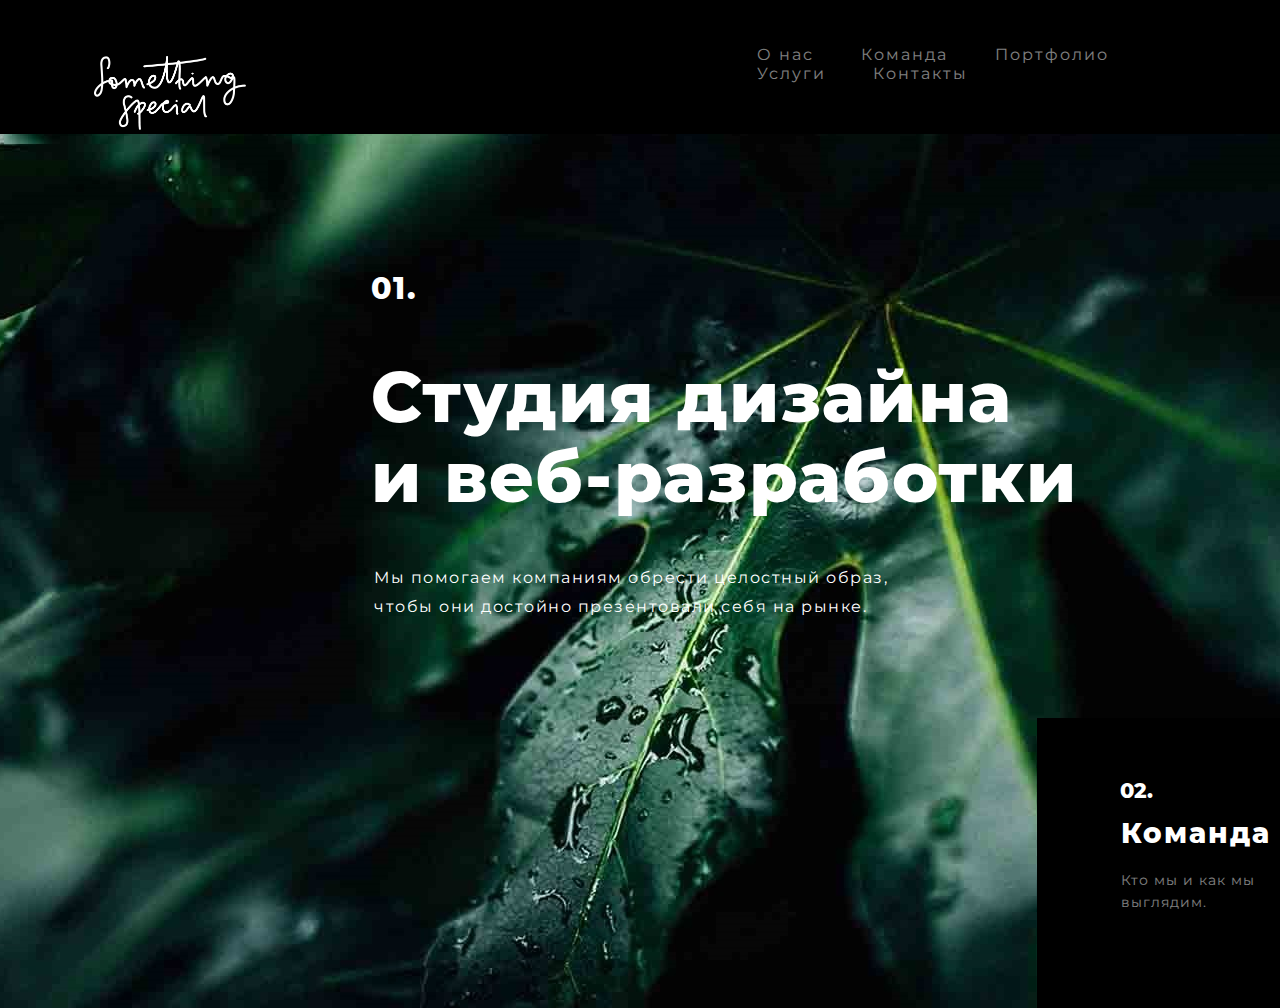
<file: smthspecial v-vers/index.html>
<!DOCTYPE html>
<html lang="ru">
    <head>
        <meta charset="utf-8">
        <link rel="stylesheet" href="style.css">
        <link href="https://fonts.googleapis.com/css?family=Montserrat" rel="stylesheet"> 
    </head>
    <body>
      <div class="Head">
        <div class="Logo">
          <img src="pics/logo_ss.png">
        </div>
          <nav>
            <div class="topnav">
              <a  class="active">О нас</a>
              <a>Команда</a>
              <a>Портфолио</a>
              <a>Услуги</a>
              <a>Контакты</a>
            </div>
          </nav>
          <article>
            <div class="info_one">
              <h1 class="number_one" style="text-align: justify;">01.</h1>
              <h1 class="description" style="text-align: justify;">Студия дизайна<br> и веб-разработки</h1>
              <p class="word">Мы помогаем компаниям обрести целостный образ,<br>чтобы они достойно презентовали себя на рынке.</p>
            </div>
            <div class="box_2">
              <h2 >02.</h2><br>
              <h1 >Команда</h1><br>
              <p class="about">Кто мы и как мы<br>выглядим.</p>
            </div>
            <div class="box_3">
              <h2>03.</h2><br>
              <h1>Портфолио</h1><br>
              <p class="about">Проекты, которыми мы<br>гордимся.</p>
            </div>
            <div class="box_4">
              <h2>04.</h2><br>
              <h1>Услуги</h1><br>
              <p class="about">То, что мы вам<br>предлагаем.</p>
            </div>
          </article>
      </div>
    </body>
</html>
</file>
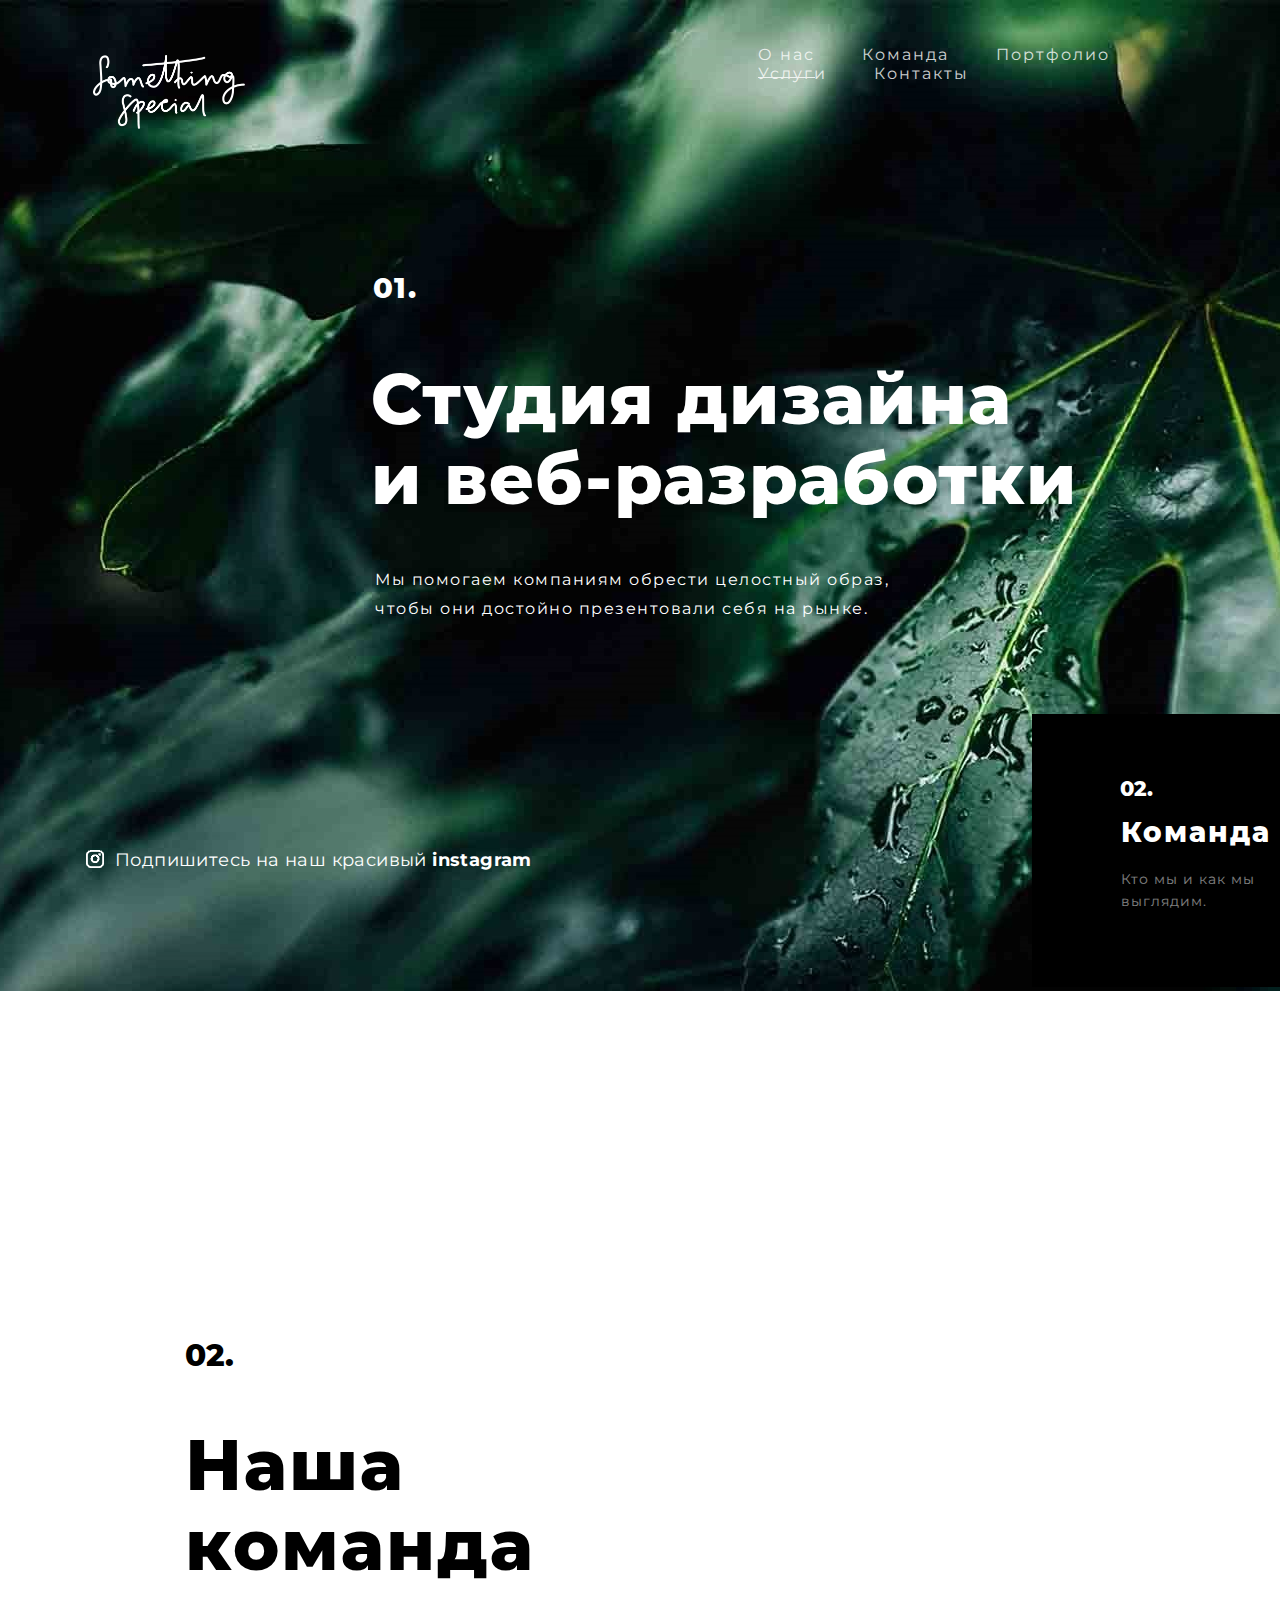
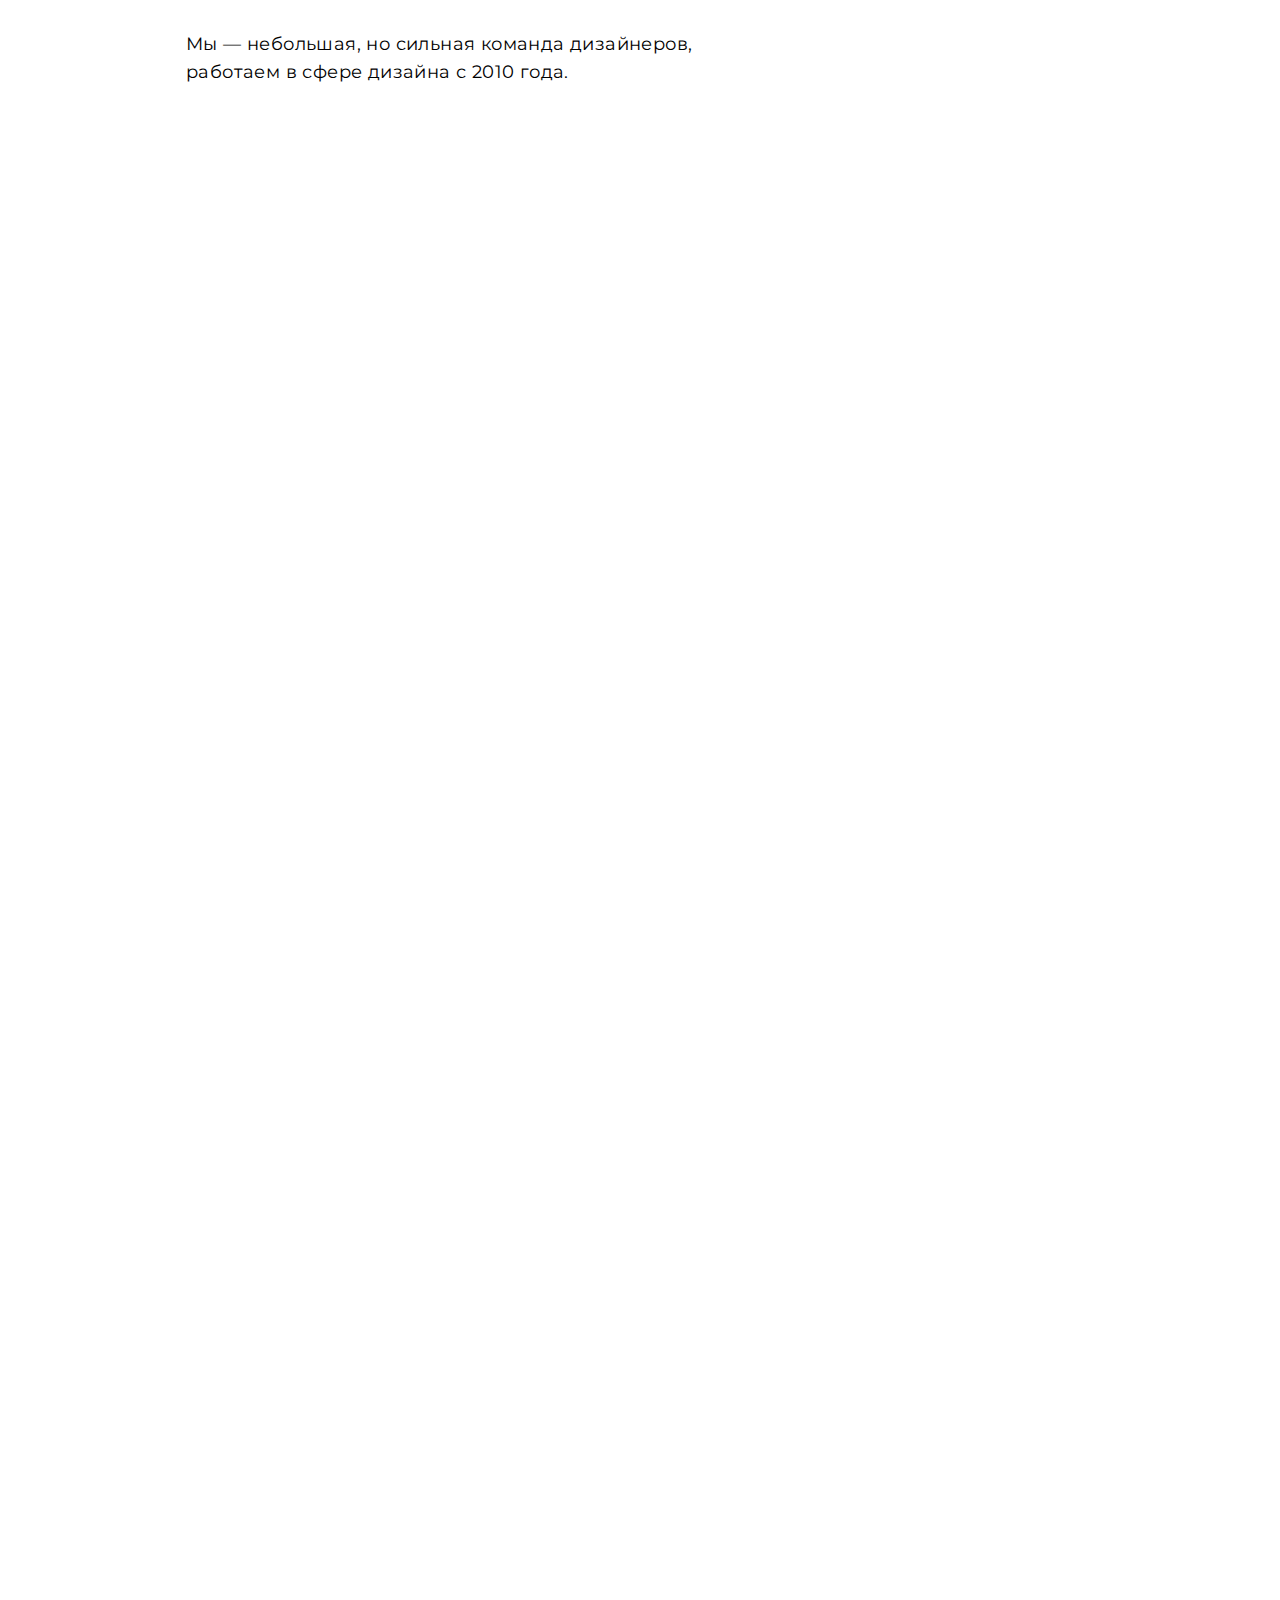
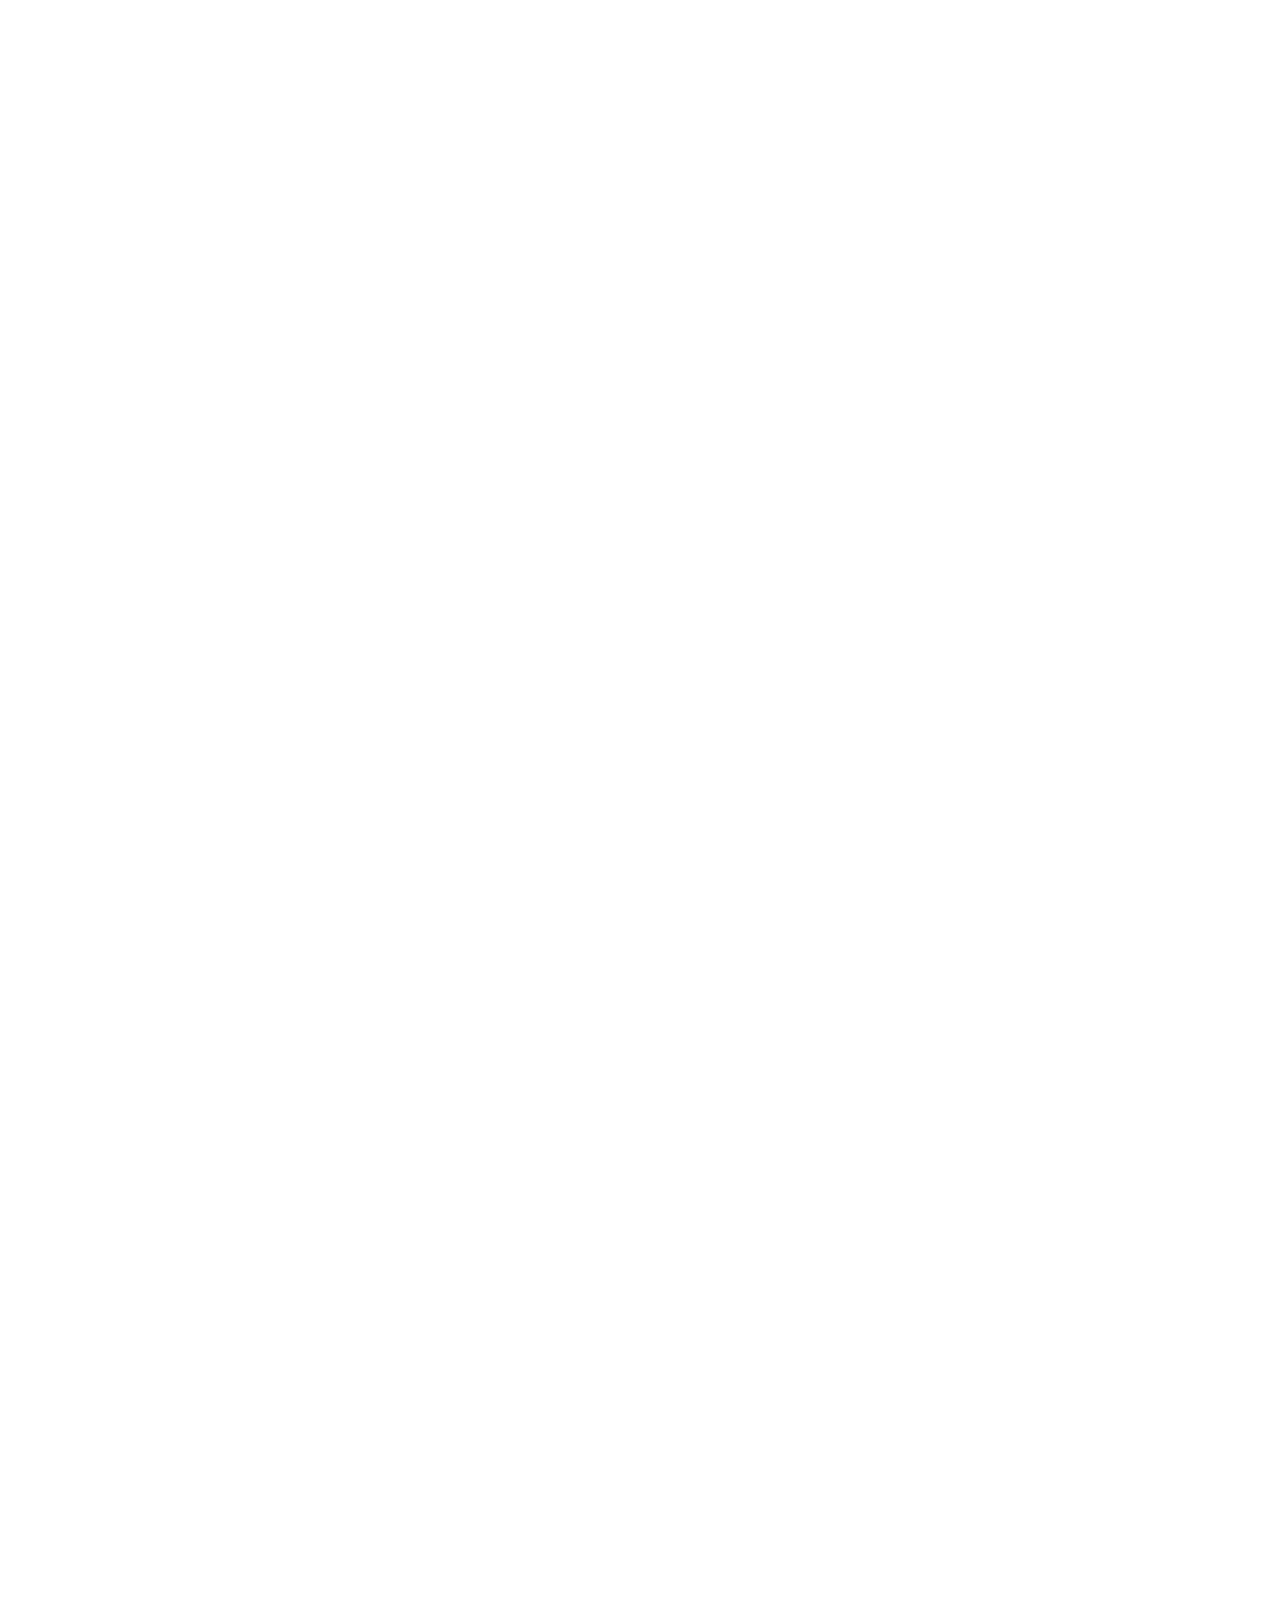
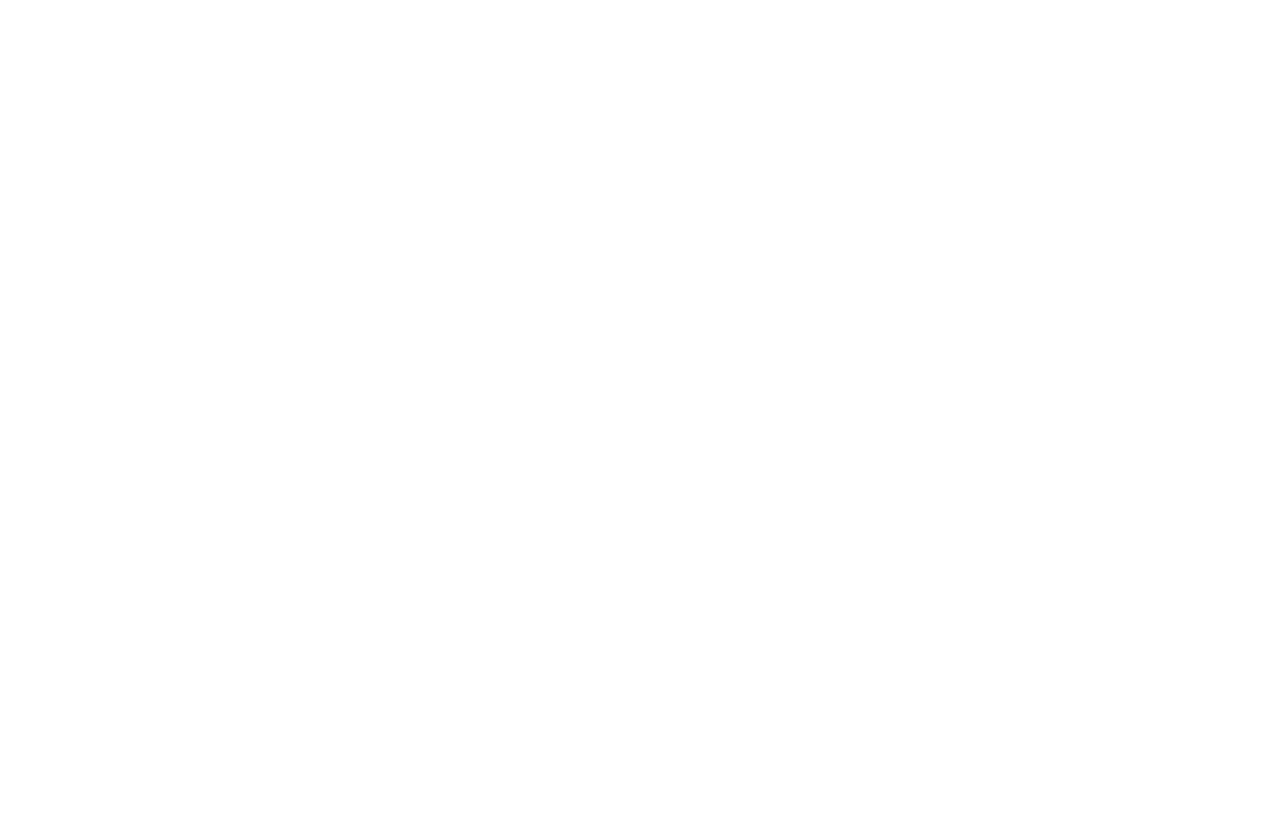
<file: smthspecial v-vers/Example.html>
<!DOCTYPE html>
<html lang="ru">
    <head>
        <meta charset="utf-8">
        <link rel="stylesheet" href="Example.css">
        <link href="https://fonts.googleapis.com/css?family=Montserrat" rel="stylesheet"> 
    </head>
    <body>
        <header>
            <div class="Head">
                <div class="Logo">
                  <img src="pics/logo_ss.png">
                </div>
                  <nav>
                    <div class="topnav">
                      <a  class="active">О нас</a>
                      <a>Команда</a>
                      <a>Портфолио</a>
                      <a>Услуги</a>
                      <a>Контакты</a>
                    </div>
                  </nav>
                    <div class="info_one">
                      <h1 class="number_one" style="text-align: justify;">01.</h1>
                      <h1 class="description" style="text-align: justify;">Студия дизайна<br> и веб-разработки</h1>
                      <p class="word">Мы помогаем компаниям обрести целостный образ,<br>чтобы они достойно презентовали себя на рынке.</p>
                    </div>
                    <div class="box_2">
                      <h2 >02.</h2><br>
                      <h1 >Команда</h1><br>
                      <p class="about">Кто мы и как мы<br>выглядим.</p>
                    </div>
                    <div class="box_3">
                        <h2>03.</h2><br>
                        <h1>Портфолио</h1><br>
                        <p class="about">Проекты, которыми мы<br>гордимся.</p>
                      </div>
                    <div class="box_4">
                      <h2>04.</h2><br>
                      <h1>Услуги</h1><br>
                      <p class="about">То, что мы вам<br>предлагаем.</p>
                    </div>
                    <div class="instagram">
                    <img src="instagram_f_icon-icons.com_654851.png"><p>Подпишитесь на наш красивый <b>instagram</b></p>
                    </div>
              </div>
        </header>
        <main>
            <div class="our_command">
                <h2>02.</h2><br>
                <h1>Наша<br>команда</h1><br>
                <p>Мы — небольшая, но сильная команда дизайнеров,<br>работаем в сфере дизайна с 2010 года.</p>
            </div>
        </main>
    </body>
</html>
</file>
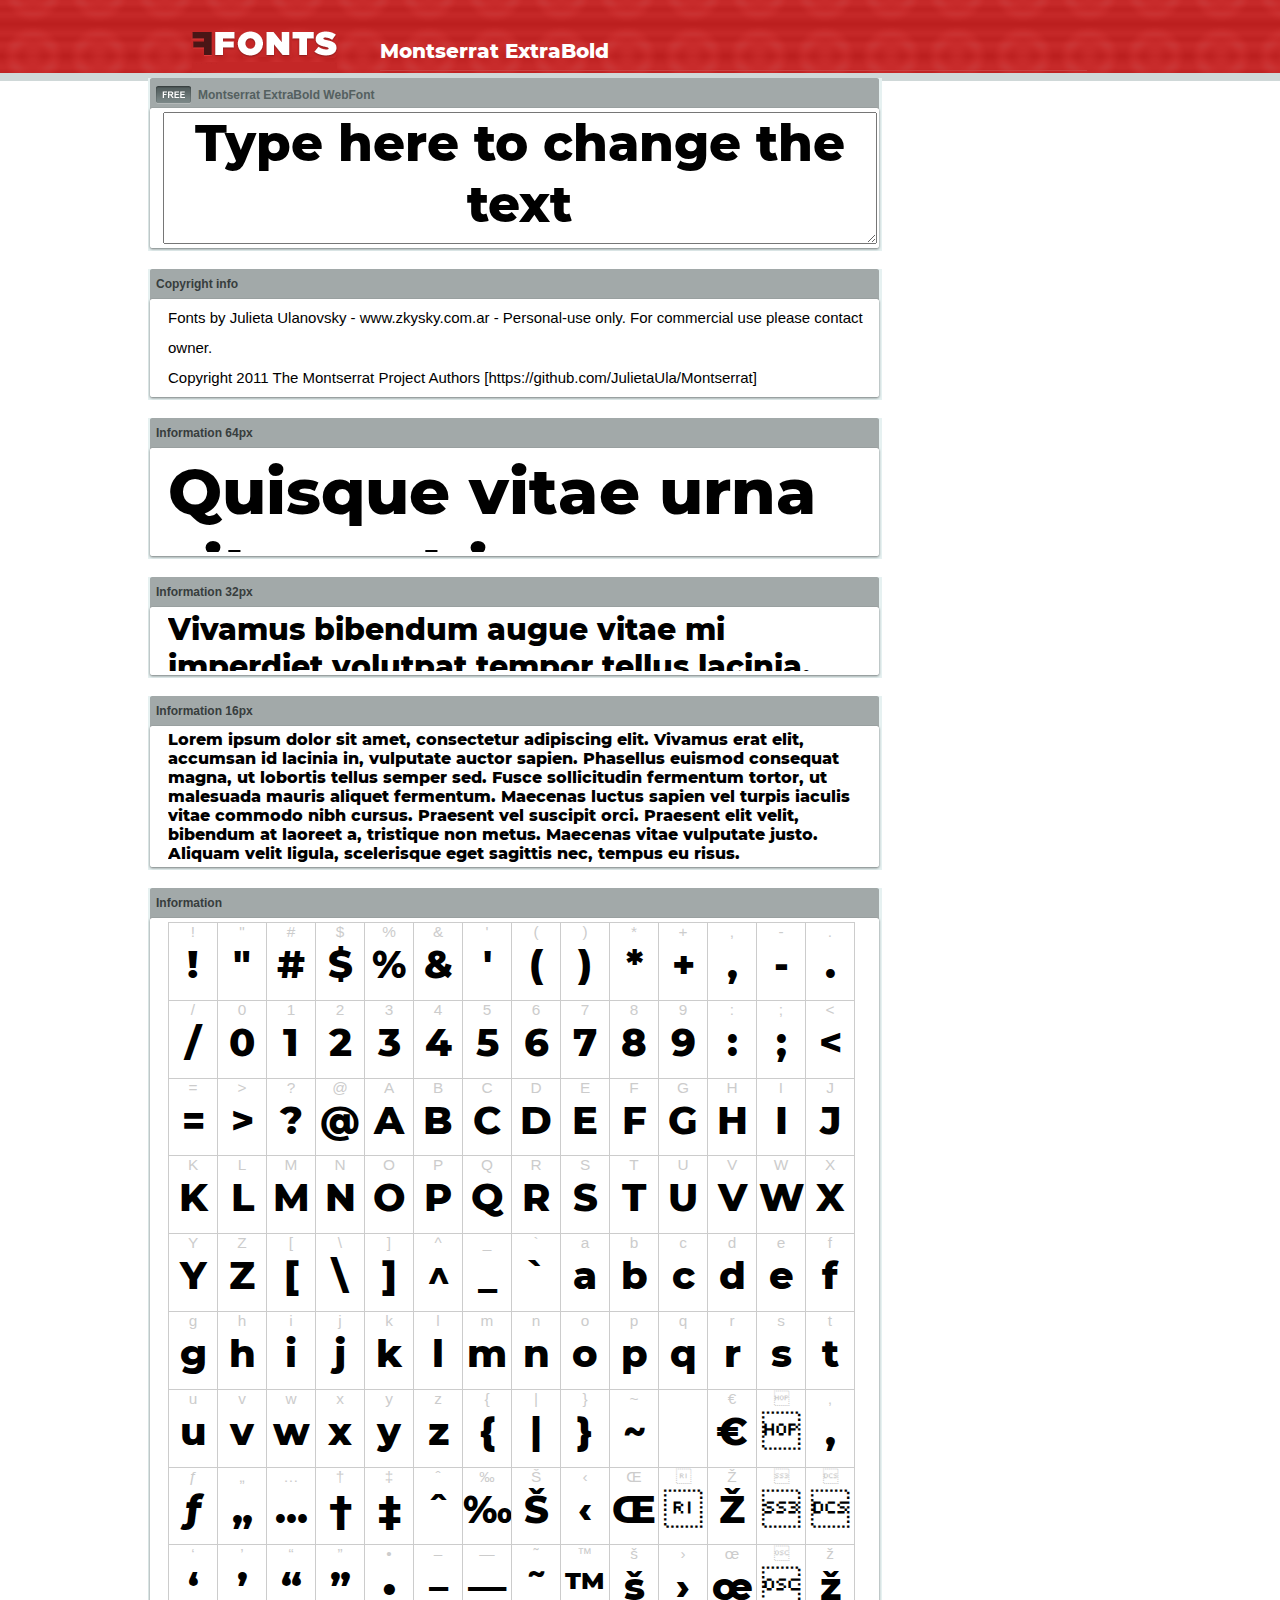
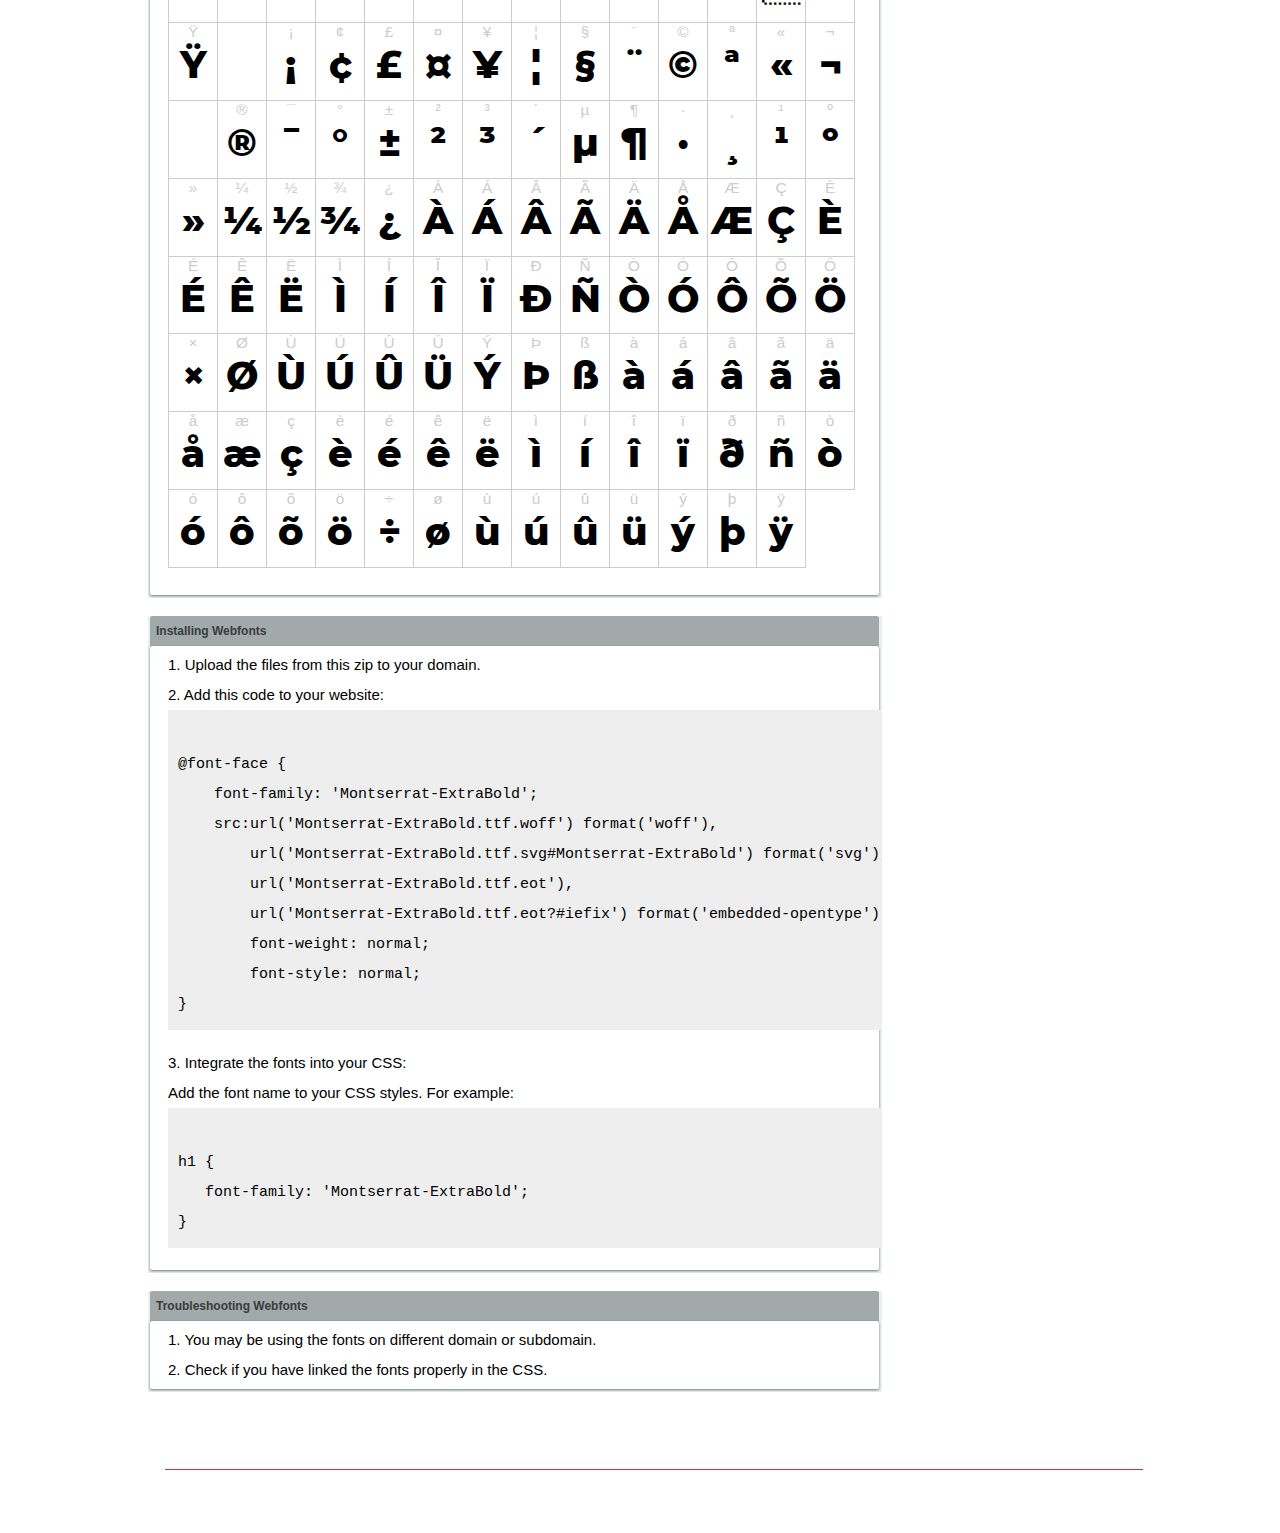
<file: smthspecial v-vers/webfonts_Montserrat-ExtraBold/example.html>
<!DOCTYPE html PUBLIC "-//W3C//DTD XHTML 1.0 Transitional//EN" "http://www.w3.org/TR/xhtml1/DTD/xhtml1-transitional.dtd">
<html xmlns="http://www.w3.org/1999/xhtml">
<head>
<meta http-equiv="Content-Type" content="text/html; charset=UTF-8" />
<title>Montserrat ExtraBold WebFont</title>
<meta name="description" content="Montserrat ExtraBold WebFont" />
<meta name="keywords" content="Montserrat ExtraBold WebFont" />
<style type="text/css">
@font-face {
  font-family: 'Montserrat-ExtraBold';
    src:  url('Montserrat-ExtraBold.ttf.woff') format('woff'),
    url('Montserrat-ExtraBold.ttf.svg#Montserrat-ExtraBold') format('svg'),
    url('Montserrat-ExtraBold.ttf.eot'),
    url('Montserrat-ExtraBold.eot?#iefix') format('embedded-opentype'); 
    font-weight: normal;
    font-style: normal;
}.examplefontl {
  font-family: 'Montserrat-ExtraBold';  
  color: black;
}
.examplefont {
  padding-bottom: 2em;
  overflow: hidden; 
  text-align: center;
}
.examplefont div {
  float: left;
  border: 1px solid #ccc;
  text-align: center;
  width: 1.25em;
  height: 2em;
  margin-right: -1px;
  margin-bottom: -1px;
  font-size: 3.2em; 
}
.examplefont div .defaultC {
  color: #ccc;
  font-family: arial, sans-serif;
  font-size: .4em;
  display: block;
}
*{margin:0;padding:0;}
body{margin:0px;padding:0px;background:#FFFFFF url(images/bgtile.gif?1) repeat-x;font-family:Arial, Helvetica, sans-serif;}
#header{background:url(images/headertile.gif);height:73px;margin:0px;overflow:hidden;}
#head{width:707px;float:left;height:31px;margin:39px 0 0 0;padding:0px;color:#ffffff;font-size:15px;border-bottom:1px solid #c94040;overflow:hidden;}
#head a{color:#ffffff;text-decoration:none;}
#headspan1{float:left;}
.container{width:994px;margin:0 auto;padding:0px;overflow:hidden;}
#content{width:734px;margin:5px 0px 0px 5px;float:left;padding:0px;font-size:12px;display:inline;color:#868e8e;overflow:hidden;}
.fontbox{background:url(images/fontboxtile.gif);width:734px;margin:0 0 18px 0;padding:0;overflow:hidden;}
.fontboxtop{background:url(images/fontboxtop.gif) no-repeat top left;height:18px;font-size:12px;color:#373d3d;width:718px;padding:8px;margin:0;overflow:hidden;}
.fontboxtop a{color:#373d3d;text-decoration:none;}
.fontboxspan1{background:url(images/free.gif) no-repeat;padding:2px 0 2px 42px;float:left;}
h6{background:url(images/logo.gif) top left no-repeat;width:230px;height:73px;margin:0px 0px 0px 7px;float:left;}
h6 a{display:block;height:73px;}
h6 a span{display:none;}
h1{display:inline;font-size:12px;font-weight:bold;color:#546060;padding:0px;float:left;}
.btn{border:0;margin:0;background:url('images/button.gif');background-repeat:repeat-x;color:#fff;width:127px;height:28px;font-size:17px;}
.inputsubtmi{border:1px solid #e1ebeb;border-bottom:2px solid #c7d1d1;padding:6px;margin:0 0 8px 0;}
.partner{font-size:16px;font-weight:bold;color:#000000;padding:0px;margin:39px 0px 12px 30px;}
.fontboxspan1notfree{padding:2px 0 2px 42px;float:left;}
#footer{height:123px;margin:0px;padding:0px;background:url(http://www.altfonts.com/images/foottile.gif);}
#foot{width:1005px;height:123px;background:url(http://www.altfonts.com/images/foot.gif) top left no-repeat;margin:0 auto;padding:0px;}
#copyright{height:31px;padding:28px 0 0 118px;margin:0 0 0 27px;border-bottom:1px solid #c33636;font-size:14px;color:#4a1616;}
code {
	white-space: pre;
	background-color: #eee;
	display: block;
	padding: 10px;
	margin-bottom: 18px;
	overflow: auto;
}    
</style>
</head>
<body>
<div id="header">
<div class="container">
<h6><a href="http://webfonts.ffonts.net" title="WebFonts"><span>WebFonts</span></a></h6>
<div id="head">
<span id="headspan1">
   <span style="font-family: 'Montserrat-ExtraBold';font-size: 20px; color: white;">Montserrat ExtraBold</span> 
</span>
</div>
</div>
</div>
<div class="container">
<div id="content">
<!-- WebFont --> 
<div class="fontbox">
<div class="fontboxtop"><span class="fontboxspan1"><h1>Montserrat ExtraBold WebFont</h1></span></div>
 <textarea id="txtAreaTryFont" cols="" rows="2" style="font-family: 'Montserrat-ExtraBold';width:97%; font-size: 50px; height: 130px;text-align: center;margin-left: 15px;" 
           onclick="if (this.value=='Type here to change the text') this.value=''">Type here to change the text</textarea>
<img src="images/fontboxbottom.gif" width="734" height="7" alt="" />
</div>
<div class="fontbox">
<div class="fontboxtop"><b>Copyright info</b></div>
<div style="text-align: left;margin-left:20px;color: black;font-size:15px;line-height:200%">
Fonts by Julieta Ulanovsky - www.zkysky.com.ar - Personal-use only. For commercial use please contact owner.<br />
Copyright 2011 The Montserrat Project Authors [https://github.com/JulietaUla/Montserrat]
</div>
<img src="images/fontboxbottom.gif" width="734" height="7" alt="" />
</div>
<div class="fontbox">
<div class="fontboxtop"><b>Information 64px</b></div>
<div style="font-family: 'Montserrat-ExtraBold';margin-left:20px;font-size:64px;color:black;float: left;display: inline; overflow: hidden;height:100px;">
 Quisque vitae urna sit amet ipsum lobortis iaculis volutpat sit amet nibh. 
</div>
<img src="images/fontboxbottom.gif" width="734" height="7" alt="" />
</div>
<div class="fontbox">
<div class="fontboxtop"><b>Information 32px</b></div>
<div style="font-family: 'Montserrat-ExtraBold';margin-left:20px;font-size:30px;color:black;float: left;display: inline; overflow: hidden;height:60px;">
 Vivamus bibendum augue vitae mi imperdiet volutpat tempor tellus lacinia. Integer in sem et neque iaculis malesuada. 
</div>
<img src="images/fontboxbottom.gif" width="734" height="7" alt="" />
</div>
<div class="fontbox">
<div class="fontboxtop"><b>Information 16px</b></div>
<div style="font-family: 'Montserrat-ExtraBold';margin-left:20px;font-size:16px;color:black;float: left;display: inline; overflow: hidden;">
 Lorem ipsum dolor sit amet, consectetur adipiscing elit. Vivamus erat elit, accumsan id lacinia in, vulputate auctor sapien. Phasellus euismod consequat magna, ut lobortis tellus semper sed. Fusce sollicitudin fermentum tortor, ut malesuada mauris aliquet fermentum. Maecenas luctus sapien vel turpis iaculis vitae commodo nibh cursus. Praesent vel suscipit orci. Praesent elit velit, bibendum at laoreet a, tristique non metus. Maecenas vitae vulputate justo. Aliquam velit ligula, scelerisque eget sagittis nec, tempus eu risus. 
</div>
<img src="images/fontboxbottom.gif" width="734" height="7" alt="" />
</div>
<div class="fontbox">
<div class="fontboxtop"><b>Information</b></div>
<div class="examplefont examplefontl" style="text-align: center;margin-left:20px;">
 <div><span class="defaultC">&#33;</span><span>&#33;</span></div><div><span class="defaultC">&#34;</span><span>&#34;</span></div><div><span class="defaultC">&#35;</span><span>&#35;</span></div><div><span class="defaultC">&#36;</span><span>&#36;</span></div><div><span class="defaultC">&#37;</span><span>&#37;</span></div><div><span class="defaultC">&#38;</span><span>&#38;</span></div><div><span class="defaultC">&#39;</span><span>&#39;</span></div><div><span class="defaultC">&#40;</span><span>&#40;</span></div><div><span class="defaultC">&#41;</span><span>&#41;</span></div><div><span class="defaultC">&#42;</span><span>&#42;</span></div><div><span class="defaultC">&#43;</span><span>&#43;</span></div><div><span class="defaultC">&#44;</span><span>&#44;</span></div><div><span class="defaultC">&#45;</span><span>&#45;</span></div><div><span class="defaultC">&#46;</span><span>&#46;</span></div><div><span class="defaultC">&#47;</span><span>&#47;</span></div><div><span class="defaultC">&#48;</span><span>&#48;</span></div><div><span class="defaultC">&#49;</span><span>&#49;</span></div><div><span class="defaultC">&#50;</span><span>&#50;</span></div><div><span class="defaultC">&#51;</span><span>&#51;</span></div><div><span class="defaultC">&#52;</span><span>&#52;</span></div><div><span class="defaultC">&#53;</span><span>&#53;</span></div><div><span class="defaultC">&#54;</span><span>&#54;</span></div><div><span class="defaultC">&#55;</span><span>&#55;</span></div><div><span class="defaultC">&#56;</span><span>&#56;</span></div><div><span class="defaultC">&#57;</span><span>&#57;</span></div><div><span class="defaultC">&#58;</span><span>&#58;</span></div><div><span class="defaultC">&#59;</span><span>&#59;</span></div><div><span class="defaultC">&#60;</span><span>&#60;</span></div><div><span class="defaultC">&#61;</span><span>&#61;</span></div><div><span class="defaultC">&#62;</span><span>&#62;</span></div><div><span class="defaultC">&#63;</span><span>&#63;</span></div><div><span class="defaultC">&#64;</span><span>&#64;</span></div><div><span class="defaultC">&#65;</span><span>&#65;</span></div><div><span class="defaultC">&#66;</span><span>&#66;</span></div><div><span class="defaultC">&#67;</span><span>&#67;</span></div><div><span class="defaultC">&#68;</span><span>&#68;</span></div><div><span class="defaultC">&#69;</span><span>&#69;</span></div><div><span class="defaultC">&#70;</span><span>&#70;</span></div><div><span class="defaultC">&#71;</span><span>&#71;</span></div><div><span class="defaultC">&#72;</span><span>&#72;</span></div><div><span class="defaultC">&#73;</span><span>&#73;</span></div><div><span class="defaultC">&#74;</span><span>&#74;</span></div><div><span class="defaultC">&#75;</span><span>&#75;</span></div><div><span class="defaultC">&#76;</span><span>&#76;</span></div><div><span class="defaultC">&#77;</span><span>&#77;</span></div><div><span class="defaultC">&#78;</span><span>&#78;</span></div><div><span class="defaultC">&#79;</span><span>&#79;</span></div><div><span class="defaultC">&#80;</span><span>&#80;</span></div><div><span class="defaultC">&#81;</span><span>&#81;</span></div><div><span class="defaultC">&#82;</span><span>&#82;</span></div><div><span class="defaultC">&#83;</span><span>&#83;</span></div><div><span class="defaultC">&#84;</span><span>&#84;</span></div><div><span class="defaultC">&#85;</span><span>&#85;</span></div><div><span class="defaultC">&#86;</span><span>&#86;</span></div><div><span class="defaultC">&#87;</span><span>&#87;</span></div><div><span class="defaultC">&#88;</span><span>&#88;</span></div><div><span class="defaultC">&#89;</span><span>&#89;</span></div><div><span class="defaultC">&#90;</span><span>&#90;</span></div><div><span class="defaultC">&#91;</span><span>&#91;</span></div><div><span class="defaultC">&#92;</span><span>&#92;</span></div><div><span class="defaultC">&#93;</span><span>&#93;</span></div><div><span class="defaultC">&#94;</span><span>&#94;</span></div><div><span class="defaultC">&#95;</span><span>&#95;</span></div><div><span class="defaultC">&#96;</span><span>&#96;</span></div><div><span class="defaultC">&#97;</span><span>&#97;</span></div><div><span class="defaultC">&#98;</span><span>&#98;</span></div><div><span class="defaultC">&#99;</span><span>&#99;</span></div><div><span class="defaultC">&#100;</span><span>&#100;</span></div><div><span class="defaultC">&#101;</span><span>&#101;</span></div><div><span class="defaultC">&#102;</span><span>&#102;</span></div><div><span class="defaultC">&#103;</span><span>&#103;</span></div><div><span class="defaultC">&#104;</span><span>&#104;</span></div><div><span class="defaultC">&#105;</span><span>&#105;</span></div><div><span class="defaultC">&#106;</span><span>&#106;</span></div><div><span class="defaultC">&#107;</span><span>&#107;</span></div><div><span class="defaultC">&#108;</span><span>&#108;</span></div><div><span class="defaultC">&#109;</span><span>&#109;</span></div><div><span class="defaultC">&#110;</span><span>&#110;</span></div><div><span class="defaultC">&#111;</span><span>&#111;</span></div><div><span class="defaultC">&#112;</span><span>&#112;</span></div><div><span class="defaultC">&#113;</span><span>&#113;</span></div><div><span class="defaultC">&#114;</span><span>&#114;</span></div><div><span class="defaultC">&#115;</span><span>&#115;</span></div><div><span class="defaultC">&#116;</span><span>&#116;</span></div><div><span class="defaultC">&#117;</span><span>&#117;</span></div><div><span class="defaultC">&#118;</span><span>&#118;</span></div><div><span class="defaultC">&#119;</span><span>&#119;</span></div><div><span class="defaultC">&#120;</span><span>&#120;</span></div><div><span class="defaultC">&#121;</span><span>&#121;</span></div><div><span class="defaultC">&#122;</span><span>&#122;</span></div><div><span class="defaultC">&#123;</span><span>&#123;</span></div><div><span class="defaultC">&#124;</span><span>&#124;</span></div><div><span class="defaultC">&#125;</span><span>&#125;</span></div><div><span class="defaultC">&#126;</span><span>&#126;</span></div><div><span class="defaultC">&#127;</span><span>&#127;</span></div><div><span class="defaultC">&#128;</span><span>&#128;</span></div><div><span class="defaultC">&#129;</span><span>&#129;</span></div><div><span class="defaultC">&#130;</span><span>&#130;</span></div><div><span class="defaultC">&#131;</span><span>&#131;</span></div><div><span class="defaultC">&#132;</span><span>&#132;</span></div><div><span class="defaultC">&#133;</span><span>&#133;</span></div><div><span class="defaultC">&#134;</span><span>&#134;</span></div><div><span class="defaultC">&#135;</span><span>&#135;</span></div><div><span class="defaultC">&#136;</span><span>&#136;</span></div><div><span class="defaultC">&#137;</span><span>&#137;</span></div><div><span class="defaultC">&#138;</span><span>&#138;</span></div><div><span class="defaultC">&#139;</span><span>&#139;</span></div><div><span class="defaultC">&#140;</span><span>&#140;</span></div><div><span class="defaultC">&#141;</span><span>&#141;</span></div><div><span class="defaultC">&#142;</span><span>&#142;</span></div><div><span class="defaultC">&#143;</span><span>&#143;</span></div><div><span class="defaultC">&#144;</span><span>&#144;</span></div><div><span class="defaultC">&#145;</span><span>&#145;</span></div><div><span class="defaultC">&#146;</span><span>&#146;</span></div><div><span class="defaultC">&#147;</span><span>&#147;</span></div><div><span class="defaultC">&#148;</span><span>&#148;</span></div><div><span class="defaultC">&#149;</span><span>&#149;</span></div><div><span class="defaultC">&#150;</span><span>&#150;</span></div><div><span class="defaultC">&#151;</span><span>&#151;</span></div><div><span class="defaultC">&#152;</span><span>&#152;</span></div><div><span class="defaultC">&#153;</span><span>&#153;</span></div><div><span class="defaultC">&#154;</span><span>&#154;</span></div><div><span class="defaultC">&#155;</span><span>&#155;</span></div><div><span class="defaultC">&#156;</span><span>&#156;</span></div><div><span class="defaultC">&#157;</span><span>&#157;</span></div><div><span class="defaultC">&#158;</span><span>&#158;</span></div><div><span class="defaultC">&#159;</span><span>&#159;</span></div><div><span class="defaultC">&#160;</span><span>&#160;</span></div><div><span class="defaultC">&#161;</span><span>&#161;</span></div><div><span class="defaultC">&#162;</span><span>&#162;</span></div><div><span class="defaultC">&#163;</span><span>&#163;</span></div><div><span class="defaultC">&#164;</span><span>&#164;</span></div><div><span class="defaultC">&#165;</span><span>&#165;</span></div><div><span class="defaultC">&#166;</span><span>&#166;</span></div><div><span class="defaultC">&#167;</span><span>&#167;</span></div><div><span class="defaultC">&#168;</span><span>&#168;</span></div><div><span class="defaultC">&#169;</span><span>&#169;</span></div><div><span class="defaultC">&#170;</span><span>&#170;</span></div><div><span class="defaultC">&#171;</span><span>&#171;</span></div><div><span class="defaultC">&#172;</span><span>&#172;</span></div><div><span class="defaultC">&#173;</span><span>&#173;</span></div><div><span class="defaultC">&#174;</span><span>&#174;</span></div><div><span class="defaultC">&#175;</span><span>&#175;</span></div><div><span class="defaultC">&#176;</span><span>&#176;</span></div><div><span class="defaultC">&#177;</span><span>&#177;</span></div><div><span class="defaultC">&#178;</span><span>&#178;</span></div><div><span class="defaultC">&#179;</span><span>&#179;</span></div><div><span class="defaultC">&#180;</span><span>&#180;</span></div><div><span class="defaultC">&#181;</span><span>&#181;</span></div><div><span class="defaultC">&#182;</span><span>&#182;</span></div><div><span class="defaultC">&#183;</span><span>&#183;</span></div><div><span class="defaultC">&#184;</span><span>&#184;</span></div><div><span class="defaultC">&#185;</span><span>&#185;</span></div><div><span class="defaultC">&#186;</span><span>&#186;</span></div><div><span class="defaultC">&#187;</span><span>&#187;</span></div><div><span class="defaultC">&#188;</span><span>&#188;</span></div><div><span class="defaultC">&#189;</span><span>&#189;</span></div><div><span class="defaultC">&#190;</span><span>&#190;</span></div><div><span class="defaultC">&#191;</span><span>&#191;</span></div><div><span class="defaultC">&#192;</span><span>&#192;</span></div><div><span class="defaultC">&#193;</span><span>&#193;</span></div><div><span class="defaultC">&#194;</span><span>&#194;</span></div><div><span class="defaultC">&#195;</span><span>&#195;</span></div><div><span class="defaultC">&#196;</span><span>&#196;</span></div><div><span class="defaultC">&#197;</span><span>&#197;</span></div><div><span class="defaultC">&#198;</span><span>&#198;</span></div><div><span class="defaultC">&#199;</span><span>&#199;</span></div><div><span class="defaultC">&#200;</span><span>&#200;</span></div><div><span class="defaultC">&#201;</span><span>&#201;</span></div><div><span class="defaultC">&#202;</span><span>&#202;</span></div><div><span class="defaultC">&#203;</span><span>&#203;</span></div><div><span class="defaultC">&#204;</span><span>&#204;</span></div><div><span class="defaultC">&#205;</span><span>&#205;</span></div><div><span class="defaultC">&#206;</span><span>&#206;</span></div><div><span class="defaultC">&#207;</span><span>&#207;</span></div><div><span class="defaultC">&#208;</span><span>&#208;</span></div><div><span class="defaultC">&#209;</span><span>&#209;</span></div><div><span class="defaultC">&#210;</span><span>&#210;</span></div><div><span class="defaultC">&#211;</span><span>&#211;</span></div><div><span class="defaultC">&#212;</span><span>&#212;</span></div><div><span class="defaultC">&#213;</span><span>&#213;</span></div><div><span class="defaultC">&#214;</span><span>&#214;</span></div><div><span class="defaultC">&#215;</span><span>&#215;</span></div><div><span class="defaultC">&#216;</span><span>&#216;</span></div><div><span class="defaultC">&#217;</span><span>&#217;</span></div><div><span class="defaultC">&#218;</span><span>&#218;</span></div><div><span class="defaultC">&#219;</span><span>&#219;</span></div><div><span class="defaultC">&#220;</span><span>&#220;</span></div><div><span class="defaultC">&#221;</span><span>&#221;</span></div><div><span class="defaultC">&#222;</span><span>&#222;</span></div><div><span class="defaultC">&#223;</span><span>&#223;</span></div><div><span class="defaultC">&#224;</span><span>&#224;</span></div><div><span class="defaultC">&#225;</span><span>&#225;</span></div><div><span class="defaultC">&#226;</span><span>&#226;</span></div><div><span class="defaultC">&#227;</span><span>&#227;</span></div><div><span class="defaultC">&#228;</span><span>&#228;</span></div><div><span class="defaultC">&#229;</span><span>&#229;</span></div><div><span class="defaultC">&#230;</span><span>&#230;</span></div><div><span class="defaultC">&#231;</span><span>&#231;</span></div><div><span class="defaultC">&#232;</span><span>&#232;</span></div><div><span class="defaultC">&#233;</span><span>&#233;</span></div><div><span class="defaultC">&#234;</span><span>&#234;</span></div><div><span class="defaultC">&#235;</span><span>&#235;</span></div><div><span class="defaultC">&#236;</span><span>&#236;</span></div><div><span class="defaultC">&#237;</span><span>&#237;</span></div><div><span class="defaultC">&#238;</span><span>&#238;</span></div><div><span class="defaultC">&#239;</span><span>&#239;</span></div><div><span class="defaultC">&#240;</span><span>&#240;</span></div><div><span class="defaultC">&#241;</span><span>&#241;</span></div><div><span class="defaultC">&#242;</span><span>&#242;</span></div><div><span class="defaultC">&#243;</span><span>&#243;</span></div><div><span class="defaultC">&#244;</span><span>&#244;</span></div><div><span class="defaultC">&#245;</span><span>&#245;</span></div><div><span class="defaultC">&#246;</span><span>&#246;</span></div><div><span class="defaultC">&#247;</span><span>&#247;</span></div><div><span class="defaultC">&#248;</span><span>&#248;</span></div><div><span class="defaultC">&#249;</span><span>&#249;</span></div><div><span class="defaultC">&#250;</span><span>&#250;</span></div><div><span class="defaultC">&#251;</span><span>&#251;</span></div><div><span class="defaultC">&#252;</span><span>&#252;</span></div><div><span class="defaultC">&#253;</span><span>&#253;</span></div><div><span class="defaultC">&#254;</span><span>&#254;</span></div><div><span class="defaultC">&#255;</span><span>&#255;</span></div> 
</div>
<img src="images/fontboxbottom.gif" width="734" height="7" alt="" />
</div>
<div class="fontbox">
<div class="fontboxtop"><b>Installing Webfonts</b></div>
<div style="text-align: left;margin-left:20px;color: black;font-size:15px;line-height:200%">
1. Upload the files from this zip to your domain.<br />
2. Add this code to your website:<br />
<code>
@font-face {
    font-family: 'Montserrat-ExtraBold';
    src:url('Montserrat-ExtraBold.ttf.woff') format('woff'),
        url('Montserrat-ExtraBold.ttf.svg#Montserrat-ExtraBold') format('svg'),
        url('Montserrat-ExtraBold.ttf.eot'),
        url('Montserrat-ExtraBold.ttf.eot?#iefix') format('embedded-opentype'); 
        font-weight: normal;
        font-style: normal;
}
</code>
3. Integrate the fonts into your CSS:<br />
Add the font name to your CSS styles. For example:
<code>
h1 { 
   font-family: 'Montserrat-ExtraBold';
}  
</code>
</div>
<img src="images/fontboxbottom.gif" width="734" height="7" alt="" />
</div>
<div class="fontbox">
<div class="fontboxtop"><b>Troubleshooting Webfonts</b></div>
<div style="text-align: left;margin-left:20px;color: black;font-size:15px;line-height:200%">
1. You may be using the fonts on different domain or subdomain.<Br />
2. Check if you have linked the fonts properly in the CSS.<Br />
</div>
<img src="images/fontboxbottom.gif" width="734" height="7" alt="" />
</div>
</div>
</div>
<div id="footer">
<div id="foot">
<div id="copyright" style="font-size:11px;color:white;">&copy; - <a href="http://www.ffonts.net" title="Free Fonts" style="color:white;">Free Fonts by www.FFonts.net</a> - </div>
</div>
</div>

</body>
</html>
</file>
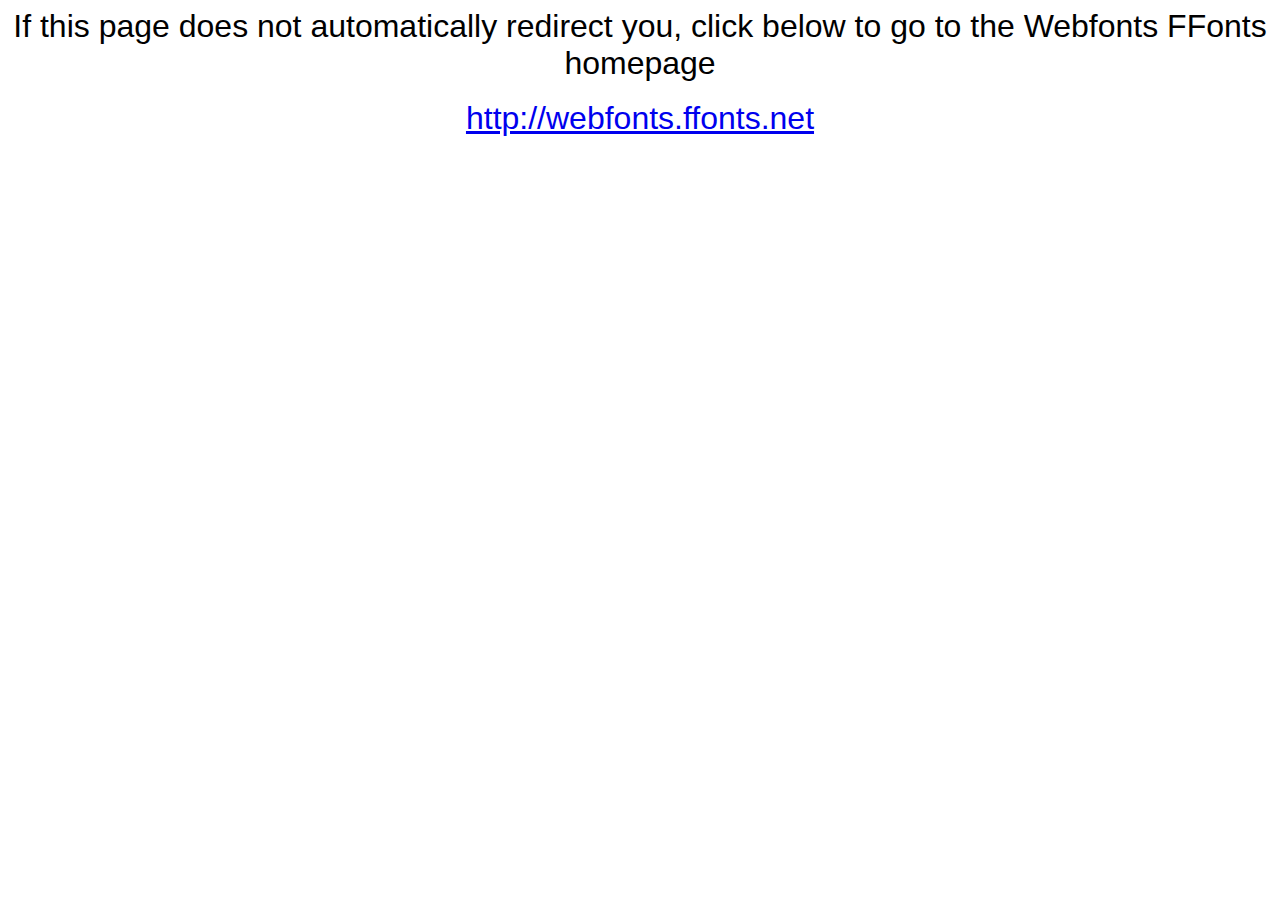
<file: smthspecial v-vers/webfonts_Montserrat-ExtraBold/webfonts.ffonts.net.htm>
<HTML>
<HEAD>
<TITLE>Webfonts www.FFonts.net - Redirect</TITLE>
<meta http-equiv="refresh" content="1;url=http://webfonts.ffonts.net">
<script language="javascript">
<!-- 
//location.replace("http://webfonts.ffonts.net");
-->
</script>
</HEAD>

<BODY>
<CENTER>

<FONT FACE="Arial, Sans Serif, Verdana" SIZE=6>If this page does not automatically redirect you, click below to go to the Webfonts FFonts homepage</FONT>
<BR><BR>
<FONT FACE="Arial, Sans Serif, Verdana" SIZE=6><A HREF="http://webfonts.ffonts.net" TARGET="_top">http://webfonts.ffonts.net</A></FONT>

</CENTER>
</BODY>
</HTML>
</file>
<file: smthspecial v-vers/style.css>
@font-face {
  font-family: 'Montserrat-ExtraBold';
  src:url('webfonts_Montserrat-ExtraBold/Montserrat-ExtraBold.ttf.woff') format('woff'),
      url('webfonts_Montserrat-ExtraBold/Montserrat-ExtraBold.ttf.svg#Montserrat-ExtraBold') format('svg'),
      url('webfonts_Montserrat-ExtraBold/Montserrat-ExtraBold.ttf.eot'),
      url('webfonts_Montserrat-ExtraBold/Montserrat-ExtraBold.ttf.eot?#iefix') format('embedded-opentype'); 
  font-weight: 900;
  font-style:bold;
}

*{
  margin: 0;
  padding: 0;
  
}

/*html{
  background-repeat: no-repeat;
  background-position:  50% 0;
  /* По умолчанию мобильный макет */
  /*background-image: url( "robert-nelson.png" );
  background-color: rgba(0, 0, 0, 0.7);
  font-family: 'Montserrat', sans-serif;
  overflow: hidden;
  height: auto;
}*/
.Head {
  background-color: black;
  
}
body {
  background-image: url("Без имени-1.jpg");
  background-color:#000000; 
  background-repeat: no-repeat;
  background-position:  50% 0;
  /* По умолчанию мобильный макет */
  font-family: 'Montserrat', sans-serif;
  overflow: hidden;
  height: auto;
  background-attachment: scroll;
}
.Logo img{
  width: 152px ;
  height: 74px;
  margin-top: 56px;
  margin-left: 94px;
}
nav {
  display: inline-block;
  position: absolute;
  top: 45px;
  left: 757px;
  margin-right: 0;
  border:0;
  font-size: 16px;
}

.topnav{
  color:white;
  padding-bottom:15px;
  padding-right:51px;
  cursor: default;
  opacity: 0.5;
}
  a{
    color: white;
    letter-spacing: 2px;
    padding-bottom: 13px;
    margin-right: 43px;
    text-decoration: none;

  }
  a:hover {
    border-bottom: 0.1px solid white;
  }
  /*.active {
    border-bottom: 0.1px solid white;
    
  }*/
  /*Center information Start*/
  .info_one {
    position: absolute;
    top: 270px;
    left: 371px;
    width: 804px;
    height: 334px;
    text-align: justify;
    letter-spacing: 1.3px;
  }
   .number_one {
    font-size: 30px;
    font-weight: 900;
    color: white;
    margin-left: 0;
    margin-top: 0;
    margin-bottom: 0;
    font-family: 'Montserrat-ExtraBold';
    
  }
  .description {
    font-size: 70px;
    font-weight: 900;
    color: white;
    margin-top: 50px;
    font-family: 'Montserrat-ExtraBold'; 
    line-height: 80px;
    margin-bottom:0;
  }
  .word {
    font-size: 16px;
    margin-top:46px;
    margin-left:3px;
    font-family: 'Montserrat', sans-serif;
    line-height: 29px;
    letter-spacing: 1.5px;
    color: white;
  }
  /*p {
    font-size: 10pt ;
    color: white;
    margin-top: 100px;
  }*/
   /*Center information End*/
    /*Box2 Start*/
  .box_2 {
    background-color:black;
    color:white;
    height: 290px;
    width: 318px;
    position: absolute;
    left: 1037px;
    top: 718px;
    padding: 0;
  }
  .box_2 h1 , h2{
    font-family: 'Montserrat-ExtraBold';
  }
  .box_2 h2{
    font-size: 21px;
    margin: 0;
    position: absolute;
    top:60px;
    left:83px;
  }
  .box_2 h1{
    margin: 0;
    position: absolute;
    top:98px;
    left:84px;
    font-size: 28px;
    letter-spacing: 2px;
  }
  .box_2 p{
    margin: 0;
    opacity: 0.5;
    position: absolute;
    top:151px;
    left:84px;
    font-size: 14px;
    letter-spacing: 1px;
    line-height: 22px;
    font-family: 'Montserrat', sans-serif;
  }
    /*Box2 End*/
  /*Box3 Start*/
  .box_3 {
    background-color:black;
    color:white;
    height: 290px;
    width: 318px;
    position: absolute;
    left: 1355px;
    top: 718px;
    padding: 0;
  }
    .box_3 h1 , h2{
    font-family: 'Montserrat-ExtraBold';
  }
  .box_3 h2 {
    font-size: 21px;
    margin: 0;
    position: absolute;
    top:58px;
    left:21px;
  }
  .box_3 h1 {
    margin: 0;
    position: absolute;
    top:98px;
    left:23px;
    font-size: 28px;
    letter-spacing: 2px;
  }
  .box_3 p {
    margin: 0;
    opacity: 0.5;
    position: absolute;
    top:152px;
    left:23px;
    font-size: 14px;
    letter-spacing: 1px;
    line-height: 22px;
    font-family: 'Montserrat', sans-serif;
  }
    /*Box3 End*/
    /*Box4 Start*/
  .box_4 {
  position: absolute;
  top: 718px;
  left: 1660px;
  width: 260px;
  height: 290px;
  background-color: white;
   color: black;
  }
  
  .box_4 h1 , h2{
    font-family: 'Montserrat-ExtraBold';
  }
  .box_4 h2 {
    font-size: 21px;
    margin: 0;
    position: absolute;
    top:59px;
    left:58px;
  }
  .box_4 h1 {
    margin: 0;
    position: absolute;
    top:98px;
    left:58px;
    font-size: 28px;
    letter-spacing: 2px;
  }
  .box_4 p {
    margin: 0;
    opacity: 0.5;
    position: absolute;
    top:152px;
    left:58px;
    font-size: 14px;
    letter-spacing: 1px;
    line-height: 22px;
    font-family: 'Montserrat', sans-serif;
  }

  /*Box4 End*/
  
  body {
    opacity: 5;
  }
</file>
<file: smthspecial v-vers/Example.css>
@font-face {
    font-family: 'Montserrat-ExtraBold';
    src:url('webfonts_Montserrat-ExtraBold/Montserrat-ExtraBold.ttf.woff') format('woff'),
        url('webfonts_Montserrat-ExtraBold/Montserrat-ExtraBold.ttf.svg#Montserrat-ExtraBold') format('svg'),
        url('webfonts_Montserrat-ExtraBold/Montserrat-ExtraBold.ttf.eot'),
        url('webfonts_Montserrat-ExtraBold/Montserrat-ExtraBold.ttf.eot?#iefix') format('embedded-opentype'); 
    font-weight: 900;
    font-style:bold;
  }
  *{
    margin: 0;
    padding: 0;
    
  }
  /*Start Header*/
  header{
    background-image: url("Без имени-1.jpg"); 
    background-repeat: no-repeat;
    background-position:  50% 0;
    font-family: 'Montserrat', sans-serif;
    overflow: hidden;
    height: 991px;
    width: 1920px;
    background-attachment: scroll;
    overflow-x: hidden;
  }
  .Logo img{
    width: 152px ;
    height: 74px;
    margin-top: 55px;
    margin-left: 93px;
  }
  nav {
    display: inline-block;
    position: absolute;
    top: 45px;
    left: 758px;
    margin-right: 0;
    border:0;
    font-size: 16px;
  }
  .topnav{
    color:white;
    padding-bottom:15px;
    padding-right:51px;
    cursor: default;
    opacity: 0.8;
  }
  a{
    color: white;
    letter-spacing: 2px;
    padding-bottom: 13px;
    margin-right: 43px;
    text-decoration: none;

  }
  a:hover {
    border-bottom: 0.1px solid white;
  }
  .active {
    border-bottom: 0.1px solid white;
   
      /*Center information Start*/
  }
  .info_one {
    margin-top: 137px;
    margin-left: 368px;
    width: 804px;
    height: 334px;
    text-align: justify;
    letter-spacing: 1.3px;
  }
  .number_one {
    font-size: 29px;
    font-weight: 900;
    color: white;
    margin-left: 5px;
    margin-top: 1px;
    margin-bottom: 0;
    font-family: 'Montserrat-ExtraBold';
  }
  .description {
    font-size: 70px;
    margin-left: 3px;
    font-weight: 900;
    color: white;
    margin-top: 54px;
    font-family: 'Montserrat-ExtraBold'; 
    line-height: 80px;
    margin-bottom:0;
  }
  .word {
    font-size: 16px;
    margin-top:46px;
    margin-left:7px;
    font-family: 'Montserrat', sans-serif;
    line-height: 29px;
    letter-spacing: 1.5px;
    color: white;
  }
     /*Center information End*/
    /*Box2 Start*/
  .box_2 {
    background-color:black;
    color:white;
    height: 273px;
    width: 318px;
    position: absolute;
    left: 1032px;
    top: 714px;
    padding: 0;
  }
  .box_2 h1 , h2{
    font-family: 'Montserrat-ExtraBold';
  }
  .box_2 h2{
    font-size: 21px;
    margin: 0;
    position: absolute;
    top:62px;
    left:88px;
  }
.box_2 h1{
  margin: 0;
  position: absolute;
  top:101px;
  left:89px;
  font-size: 28px;
  letter-spacing: 2px;
}
.box_2 p{
  margin: 0;
  opacity: 0.5;
  position: absolute;
  top:154px;
  left:89px;
  font-size: 14px;
  letter-spacing: 1px;
  line-height: 22px;
  font-family: 'Montserrat', sans-serif;
}
  /*Box2 End*/
/*Box3 Start*/
.box_3 {
    position: absolute;
    top: 714px;
    left: 1345px;
    background-color:black;
    color:white;
    height: 273px;
    width: 318px;
  }
  .box_3 h1 , h2{
    font-family: 'Montserrat-ExtraBold';
  }
  .box_3 h2 {
    font-size: 21px;
    margin: 0;
    position: absolute;
    top:63px;
    left:31px;
  }
  .box_3 h1 {
    margin: 0;
    position: absolute;
    top:101px;
    left:32px;
    font-size: 28px;
    letter-spacing: 2px;
  }
  .box_3 p {
    margin: 0;
    opacity: 0.5;
    position: absolute;
    top:155px;
    left:32px;
    font-size: 14px;
    letter-spacing: 1px;
    line-height: 22px;
    font-family: 'Montserrat', sans-serif;
  }
    /*Box3 End*/
    /*Box4 Start*/
.box_4 {
        position: absolute;
        top: 715px;
        left: 1660px;
        width: 259px;
        height: 280px;
        background-color: white;
         color: black;
        }
    .box_4 h1 , h2{
            font-family: 'Montserrat-ExtraBold';
          }
    .box_4 h2 {
            font-size: 21px;
            margin: 0;
            position: absolute;
            top:61px;
            left:59px;
          }
    .box_4 h1 {
            margin: 0;
            position: absolute;
            top:101px;
            left:60px;
            font-size: 28px;
            letter-spacing: 2px;
          }
    .box_4 p {
            margin: 0;
            opacity: 0.5;
            position: absolute;
            top:154px;
            left:60px;
            font-size: 14px;
            letter-spacing: 0.9px;
            line-height: 22px;
            font-family: 'Montserrat', sans-serif;
          }
        
          /*Box4 End*/
.instagram{
    position: absolute;
    top:849px;
    left:115px;
    font-family: 'Montserrat', sans-serif;
    color:white;
    font-size: 18px;
    letter-spacing: 0.4px;
}  
.instagram img {
    width:18px;
    position: absolute;
    top:1px;
    right:428px;
}
/*End Header*/
/*Start Main*/
main{
    height: 4626px;
    background-color:white;
}
.our_command {
    height:507px;
    width:543px;
    position: absolute;
    top:1336px;
    left:185px;
}
.our_command h1 , h2{
    font-family: 'Montserrat-ExtraBold';
  }
.our_command h2 {
    font-size: 31px;
    margin: 0;
    position: absolute;
    top:0px;
    left:0px;
}
.our_command h1 {
    margin: 0;
    position: absolute;
    top:89px;
    left:0px;
    font-size: 70px;
    letter-spacing: 2px;
    line-height: 80px;
}
.our_command p {
    margin: 0;
    position: absolute;
    top:294px;
    left:1px;
    font-size: 18px;
    letter-spacing: 0.4px;
    line-height: 28px;
    font-family: 'Montserrat', sans-serif;
}
</file>
